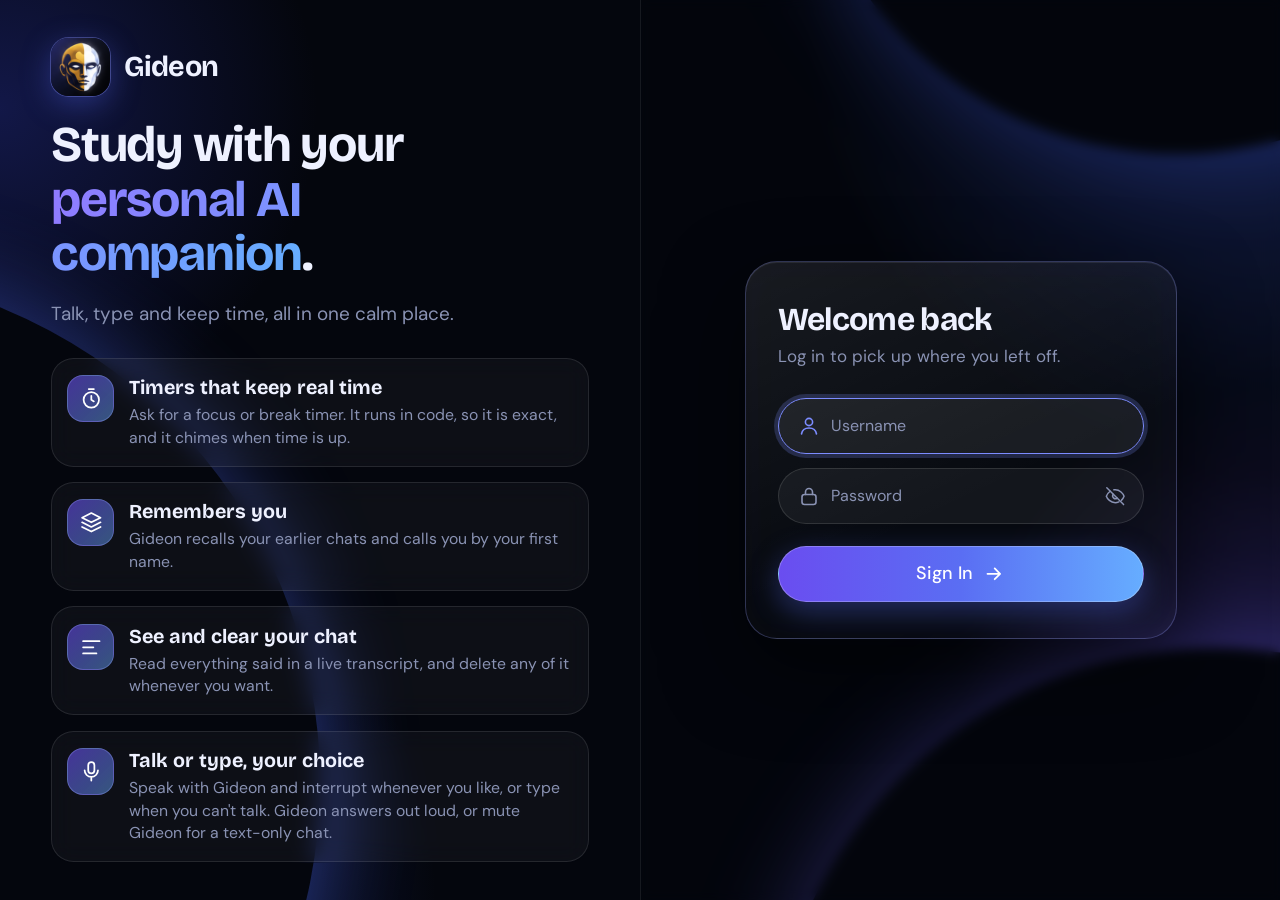
<file: static/login.html>
<!doctype html>
<html lang="en">
<head>
  <meta charset="utf-8">
  <meta name="viewport" content="width=device-width, initial-scale=1">
  <meta name="color-scheme" content="dark">
  <meta name="theme-color" content="#04060d">
  <title>Sign in to Gideon</title>
  <link rel="icon" href="/static/logo.png" type="image/png">
  <link rel="preconnect" href="https://fonts.googleapis.com">
  <link rel="preconnect" href="https://fonts.gstatic.com" crossorigin>
  <link href="https://fonts.googleapis.com/css2?family=Bricolage+Grotesque:opsz,wght@12..96,700&family=DM+Sans:wght@400;500&display=swap" rel="stylesheet">
  <link rel="stylesheet" href="/static/login.css">
</head>
<body>
  <div class="bg" aria-hidden="true">
    <span class="arc arc-top"></span>
    <span class="arc arc-bottom"></span>
    <span class="arc arc-right"></span>
  </div>

  <section class="showcase" aria-label="What Gideon does">
    <div class="brand-row">
      <img class="logo" src="/static/logo.png" alt="" width="52" height="52">
      <h1 class="brand-name">Gideon</h1>
    </div>

    <h2 class="headline">Study with your <span class="grad">personal AI companion</span>.</h2>
    <p class="lede">Talk, type and keep time, all in one calm place.</p>

    <ul class="features">
      <li class="feature">
        <span class="f-icon" aria-hidden="true"><svg viewBox="0 0 24 24"><circle cx="12" cy="13.5" r="7.5"/><path d="M12 9.5v4l2.5 1.5M9.5 3h5"/></svg></span>
        <div>
          <h3>Timers that keep real time</h3>
          <p>Ask for a focus or break timer. It runs in code, so it is exact, and it chimes when time is up.</p>
        </div>
      </li>
      <li class="feature">
        <span class="f-icon" aria-hidden="true"><svg viewBox="0 0 24 24"><path d="M12 3l9 4.5-9 4.5-9-4.5zM3 12l9 4.5 9-4.5M3 16.5L12 21l9-4.5"/></svg></span>
        <div>
          <h3>Remembers you</h3>
          <p>Gideon recalls your earlier chats and calls you by your first name.</p>
        </div>
      </li>
      <li class="feature">
        <span class="f-icon" aria-hidden="true"><svg viewBox="0 0 24 24"><path d="M4 6h16M4 12h10M4 18h13"/></svg></span>
        <div>
          <h3>See and clear your chat</h3>
          <p>Read everything said in a live transcript, and delete any of it whenever you want.</p>
        </div>
      </li>
      <li class="feature">
        <span class="f-icon" aria-hidden="true"><svg viewBox="0 0 24 24"><rect x="9" y="3" width="6" height="11" rx="3"/><path d="M5.5 11a6.5 6.5 0 0 0 13 0M12 17.5V21"/></svg></span>
        <div>
          <h3>Talk or type, your choice</h3>
          <p>Speak with Gideon and interrupt whenever you like, or type when you can't talk. Gideon answers out loud, or mute Gideon for a text-only chat.</p>
        </div>
      </li>
    </ul>
  </section>

  <div class="panel">
    <main class="card">
      <div class="card-brand" aria-hidden="true">
        <img class="logo" src="/static/logo.png" alt="" width="48" height="48">
        <span>Gideon</span>
      </div>
      <h2>Welcome back</h2>
      <p class="card-sub">Log in to pick up where you left off.</p>

    <form id="login-form" class="form" novalidate>
      <div class="field">
        <svg class="icon" viewBox="0 0 24 24" aria-hidden="true"><circle cx="12" cy="8" r="3.6"/><path d="M4.5 20c.6-3.7 3.5-6 7.5-6s6.9 2.3 7.5 6"/></svg>
        <input id="username" name="username" type="text" placeholder="Username" aria-label="Username"
               autocomplete="username" maxlength="50" required autofocus>
      </div>

      <div class="field">
        <svg class="icon" viewBox="0 0 24 24" aria-hidden="true"><rect x="5" y="10.5" width="14" height="10" rx="2.5"/><path d="M8.5 10.5V8a3.5 3.5 0 0 1 7 0v2.5"/></svg>
        <input id="password" name="password" type="password" placeholder="Password" aria-label="Password"
               autocomplete="current-password" maxlength="200" required>
        <button id="toggle-pw" class="reveal" type="button" aria-label="Show password" aria-pressed="false">
          <svg class="eye-off" viewBox="0 0 24 24" aria-hidden="true"><path d="M3 3l18 18"/><path d="M10.6 5.2A9.9 9.9 0 0 1 12 5c5 0 8.5 4.2 9.5 7a11.6 11.600 0 0 1-2.7 4.2M6.6 6.7A11.7 11.7 0 0 0 2.500 12c1 2.800 4.500 7 9.500 7 1.500 0 2.800-.4 4-.9"/><path d="M9.900 9.900a3 3 0 0 0 4.200 4.200"/></svg>
          <svg class="eye-on" viewBox="0 0 24 24" aria-hidden="true" hidden><path d="M2.500 12C3.500 9.200 7 5 12 5s8.500 4.200 9.500 7c-1 2.800-4.500 7-9.500 7s-8.500-4.200-9.500-7z"/><circle cx="12" cy="12" r="3"/></svg>
        </button>
      </div>

      <p id="error" class="error" role="alert" hidden></p>

      <button id="submit" class="signin" type="submit">
        <span class="label">Sign In</span>
        <svg class="arrow" viewBox="0 0 24 24" aria-hidden="true"><path d="M5 12h14M13 6l6 6-6 6"/></svg>
      </button>
    </form>
    </main>
  </div>

  <script src="/static/login.js"></script>
</body>
</html>
</file>
<file: static/login.css>
/* Login page. Always dark, independent of the main app styles. */
:root {
  --display: "Bricolage Grotesque", "Segoe UI", system-ui, sans-serif;
  --body: "DM Sans", "Segoe UI", system-ui, sans-serif;
  --text: #eef1ff;
  --muted: #8a93b4;
  --accent: #7c8cff;
  --danger: #ff7d8b;
}

* { box-sizing: border-box; }

html, body { height: 100%; }

/* On a computer the page is exactly one screen tall, so it never scrolls. */
body {
  margin: 0;
  height: 100dvh;
  display: grid;
  grid-template-columns: repeat(2, minmax(0, 1fr));
  grid-template-rows: minmax(0, 1fr);
  overflow: hidden;
  background: #04060d;
  color: var(--text);
  font-family: var(--body);
  line-height: 1.5;
}

/* ---------- background ---------- */
.bg {
  position: fixed;
  inset: 0;
  overflow: hidden;
  z-index: 0;
  background:
    radial-gradient(60vmax 60vmax at 100% 0%, rgb(59 91 219 / 0.5), transparent 62%),
    radial-gradient(55vmax 55vmax at 0% 100%, rgb(67 97 238 / 0.42), transparent 62%),
    radial-gradient(40vmax 40vmax at 100% 78%, rgb(124 92 255 / 0.38), transparent 62%),
    radial-gradient(40vmax 40vmax at 0% 12%, rgb(40 50 160 / 0.4), transparent 62%),
    #04060d;
}

.arc {
  position: absolute;
  border-radius: 50%;
  background: #04060d;
}

.arc-top {
  width: 80vmax; height: 80vmax;
  left: -55vmax; top: 30%;
  box-shadow: 0 -3px 90px 4px rgb(80 110 255 / 0.4);
}

.arc-bottom {
  width: 70vmax; height: 70vmax;
  right: -30vmax; top: 72%;
  box-shadow: 0 -3px 90px 4px rgb(110 100 255 / 0.45);
}

.arc-right {
  width: 60vmax; height: 60vmax;
  left: 62%; top: -48vmax;
  box-shadow: 0 3px 90px 4px rgb(70 100 255 / 0.4);
}

/* ---------- left: what Gideon does ---------- */
.showcase {
  position: relative;
  z-index: 1;
  min-height: 0;
  display: flex;
  flex-direction: column;
  justify-content: center;
  justify-content: safe center;
  gap: clamp(0.7rem, 2.4vh, 1.5rem);
  padding: clamp(1rem, 3vh, 2.5rem) clamp(1.5rem, 4vw, 4.5rem);
  overflow-y: auto;          /* only a safety net for very short windows; the scrollbar is hidden */
  scrollbar-width: none;
}

.showcase::-webkit-scrollbar { display: none; }

.brand-row { display: flex; align-items: center; gap: 0.9rem; }
.brand-row .logo { margin: 0; width: clamp(2.75rem, 6.5vh, 3.75rem); height: clamp(2.75rem, 6.5vh, 3.75rem); border-radius: 1.1rem; }

.brand-name {
  margin: 0;
  font-family: var(--display);
  font-size: clamp(1.5rem, 3.2vh, 2rem);
  font-weight: 700;
  letter-spacing: -0.02em;
}

.headline {
  max-width: 16ch;
  margin: 0;
  font-family: var(--display);
  font-size: clamp(2rem, min(3.9vw, 6.4vh), 4.25rem);
  font-weight: 700;
  line-height: 1.1;
  letter-spacing: -0.025em;
}

.grad {
  color: transparent;
  background: linear-gradient(90deg, #8f7bff, #66adff);
  -webkit-background-clip: text;
  background-clip: text;
}

.lede { max-width: 34rem; margin: -0.25rem 0 0; color: var(--muted); font-size: clamp(1rem, 2.1vh, 1.2rem); }

.features {
  display: grid;
  grid-template-columns: repeat(2, minmax(0, 1fr));
  gap: clamp(0.65rem, 1.7vh, 1rem);
  max-width: 54rem;
  margin: 0.5rem 0 0;
  padding: 0;
  list-style: none;
}

.feature {
  display: flex;
  align-items: flex-start;
  gap: clamp(0.75rem, 1.6vh, 1.1rem);
  padding: clamp(0.75rem, 1.8vh, 1.2rem) clamp(0.9rem, 1.7vh, 1.2rem);
  border-radius: 1.4rem;
  border: 1px solid rgb(255 255 255 / 0.1);
  background: rgb(255 255 255 / 0.04);
  -webkit-backdrop-filter: blur(12px);
  backdrop-filter: blur(12px);
}

.f-icon {
  flex: none;
  display: grid;
  place-items: center;
  width: clamp(2.5rem, 5.2vh, 3.25rem);
  height: clamp(2.5rem, 5.2vh, 3.25rem);
  border-radius: 1rem;
  color: #fff;
  background: linear-gradient(135deg, rgb(106 77 240 / 0.6), rgb(102 173 255 / 0.45));
  border: 1px solid rgb(150 160 255 / 0.35);
}

.f-icon svg {
  width: 55%;
  height: 55%;
  fill: none;
  stroke: currentColor;
  stroke-width: 1.7;
  stroke-linecap: round;
  stroke-linejoin: round;
}

.feature h3 { margin: 0; font-family: var(--display); font-size: clamp(1rem, 2.2vh, 1.25rem); font-weight: 700; line-height: 1.3; }
.feature p { margin: 0.2rem 0 0; color: var(--muted); font-size: clamp(0.875rem, 1.75vh, 1rem); line-height: 1.45; }

/* Narrower computer windows (under about 1320px): one column of cards. */
@media (min-width: 901px) and (max-width: 1319px) {
  .features { grid-template-columns: 1fr; max-width: 34rem; }
}

@media (min-width: 901px) and (max-width: 1319px) and (max-height: 899px) {
  .feature p { display: none; }
  .feature { align-items: center; }
}

/* Short computer windows: keep the card titles, drop the small print, so everything still fits. */
@media (min-width: 901px) and (max-height: 680px) {
  .feature p { display: none; }
  .feature { align-items: center; padding-block: 0.7rem; }
}

/* ---------- right: login ---------- */
.panel {
  position: relative;
  z-index: 1;
  display: grid;
  place-items: center;
  padding: clamp(1.5rem, 4vw, 3rem);
  border-left: 1px solid rgb(255 255 255 / 0.08);
  background: rgb(4 6 13 / 0.35);
  -webkit-backdrop-filter: blur(6px);
  backdrop-filter: blur(6px);
}

.card {
  width: min(100%, 27rem);
  padding: 2.5rem 2rem 2.25rem;
  border-radius: 2rem;
  border: 1px solid rgb(150 160 255 / 0.28);
  background: linear-gradient(155deg, rgb(255 255 255 / 0.09), rgb(255 255 255 / 0.025) 60%);
  -webkit-backdrop-filter: blur(24px);
  backdrop-filter: blur(24px);
  box-shadow: 0 30px 80px rgb(0 0 0 / 0.55), inset 0 1px 0 rgb(255 255 255 / 0.08);
}

.logo {
  display: block;
  width: 4.75rem;
  height: 4.75rem;
  border-radius: 1.35rem;
  box-shadow: 0 0 0 1px rgb(140 150 255 / 0.35), 0 8px 30px rgb(90 110 255 / 0.35);
}

/* The logo and name above the form only show on narrow screens, where the left side moves below. */
.card-brand { display: none; align-items: center; justify-content: center; gap: 0.75rem; margin-bottom: 1.25rem; }
.card-brand .logo { width: 3rem; height: 3rem; border-radius: 0.9rem; }
.card-brand span { font-family: var(--display); font-size: 1.75rem; font-weight: 700; letter-spacing: -0.02em; }

.card h2 {
  margin: 0;
  font-family: var(--display);
  font-size: 2rem;
  font-weight: 700;
  letter-spacing: -0.02em;
  line-height: 1.15;
}

.card-sub { margin: 0.35rem 0 1.75rem; color: var(--muted); font-size: 1.0625rem; }

/* ---------- form ---------- */
.form { display: grid; gap: 0.875rem; }

.field { position: relative; }

.field input {
  width: 100%;
  height: 3.5rem;
  padding: 0 3.25rem 0 3.25rem;
  font: inherit;
  color: var(--text);
  background: rgb(255 255 255 / 0.05);
  border: 1px solid rgb(255 255 255 / 0.12);
  border-radius: 999px;
  transition: border-color 0.15s, box-shadow 0.15s, background-color 0.15s;
}

.field input::placeholder { color: var(--muted); }

.field input:focus {
  outline: none;
  border-color: var(--accent);
  background: rgb(255 255 255 / 0.07);
  box-shadow: 0 0 0 4px rgb(124 140 255 / 0.22);
}

.field input:-webkit-autofill {
  -webkit-text-fill-color: var(--text);
  box-shadow: 0 0 0 100px #12162a inset;
  caret-color: var(--text);
}

.icon, .reveal svg, .arrow {
  fill: none;
  stroke: currentColor;
  stroke-width: 1.6;
  stroke-linecap: round;
  stroke-linejoin: round;
}

.icon {
  position: absolute;
  left: 1.2rem;
  top: 50%;
  width: 1.5rem;
  height: 1.5rem;
  transform: translateY(-50%);
  color: var(--muted);
  pointer-events: none;
}

.field:focus-within .icon { color: var(--accent); }

.reveal {
  position: absolute;
  right: 0.5rem;
  top: 50%;
  width: 2.5rem;
  height: 2.5rem;
  display: grid;
  place-items: center;
  padding: 0;
  transform: translateY(-50%);
  color: var(--muted);
  background: transparent;
  border: 0;
  border-radius: 50%;
  cursor: pointer;
}

.reveal:hover { color: var(--text); }
.reveal:focus-visible { outline: 2px solid var(--accent); }
.reveal svg { width: 1.4rem; height: 1.4rem; }
.reveal svg[hidden] { display: none; }

.error {
  margin: 0;
  overflow-wrap: anywhere;
  padding: 0.625rem 1rem;
  font-size: 0.9375rem;
  color: var(--danger);
  background: rgb(255 107 122 / 0.1);
  border: 1px solid rgb(255 107 122 / 0.3);
  border-radius: 1rem;
}

.error[hidden] { display: none; }

.signin {
  display: flex;
  align-items: center;
  justify-content: center;
  gap: 0.625rem;
  height: 3.5rem;
  margin-top: 0.5rem;
  font: inherit;
  font-size: 1.125rem;
  font-weight: 500;
  color: #fff;
  cursor: pointer;
  background: linear-gradient(90deg, #6a4df0 0%, #5a6ef3 50%, #66adff 100%);
  border: 1px solid rgb(255 255 255 / 0.25);
  border-radius: 999px;
  box-shadow: 0 10px 30px rgb(90 110 255 / 0.35);
  transition: filter 0.15s, transform 0.15s, box-shadow 0.15s;
}

.signin:hover:not(:disabled) { filter: brightness(1.1); box-shadow: 0 12px 36px rgb(90 110 255 / 0.5); }
.signin:active:not(:disabled) { transform: translateY(1px); }
.signin:focus-visible { outline: 3px solid #fff; outline-offset: 3px; }
.signin:disabled { opacity: 0.65; cursor: progress; }
.arrow { width: 1.35rem; height: 1.35rem; stroke-width: 2; }

/* ---------- phones and tablets: the sign-in card comes first and fills the screen ---------- */
@media (max-width: 900px) {
  body {
    height: auto;
    min-height: 100dvh;
    grid-template-columns: 1fr;
    grid-template-rows: none;
    align-content: center;
    gap: 0.5rem;
    padding: max(1rem, env(safe-area-inset-top)) max(1rem, env(safe-area-inset-right))
             max(1rem, env(safe-area-inset-bottom)) max(1rem, env(safe-area-inset-left));
    overflow-x: hidden;
    overflow-y: auto;
  }

  .panel { order: -1; padding: 0; border-left: 0; background: none; -webkit-backdrop-filter: none; backdrop-filter: none; }
  .brand-row { display: none; }
  .card-brand { display: flex; }
  .card { margin-inline: auto; padding: 2rem 1.5rem 1.75rem; }
  .card h2, .card-sub { text-align: center; }
  .card-sub { margin-bottom: 1.5rem; }

  /* Under the card: just the four feature names as small chips (hidden on short phones). */
  .showcase { padding: 0.5rem 0 0; overflow: visible; }
  .headline, .lede, .feature p { display: none; }
  .features { grid-template-columns: repeat(2, minmax(0, 1fr)); gap: 0.5rem; max-width: 27rem; margin: 0 auto; }
  .feature { align-items: center; gap: 0.6rem; padding: 0.55rem 0.7rem; border-radius: 1rem; }
  .f-icon { width: 2rem; height: 2rem; border-radius: 0.65rem; }
  .f-icon svg { width: 1.05rem; height: 1.05rem; }
  .feature h3 { font-size: 0.8125rem; line-height: 1.25; }
}

@media (max-width: 900px) and (max-height: 720px) {
  .showcase { display: none; }
}

@media (max-width: 480px) {
  .card { padding: 1.75rem 1.25rem 1.5rem; border-radius: 1.5rem; }
  .card h2 { font-size: 1.75rem; }
  .card-sub { font-size: 1rem; }
  .field input { height: 3.25rem; }
  .signin { height: 3.25rem; }
}

/* Phones held sideways: shrink everything so the form fits without scrolling. */
@media (max-width: 900px) and (max-height: 520px) {
  .card-brand, .card-sub { display: none; }
  .card { padding: 1.25rem 1.5rem; }
  .card h2 { margin-bottom: 1rem; font-size: 1.5rem; }
  .form { gap: 0.6rem; }
  .field input, .signin { height: 2.9rem; }
  .signin { margin-top: 0.25rem; }
  .error { padding: 0.45rem 0.8rem; font-size: 0.875rem; }
}

@media (prefers-reduced-motion: reduce) {
  * { transition: none !important; }
}
</file>
